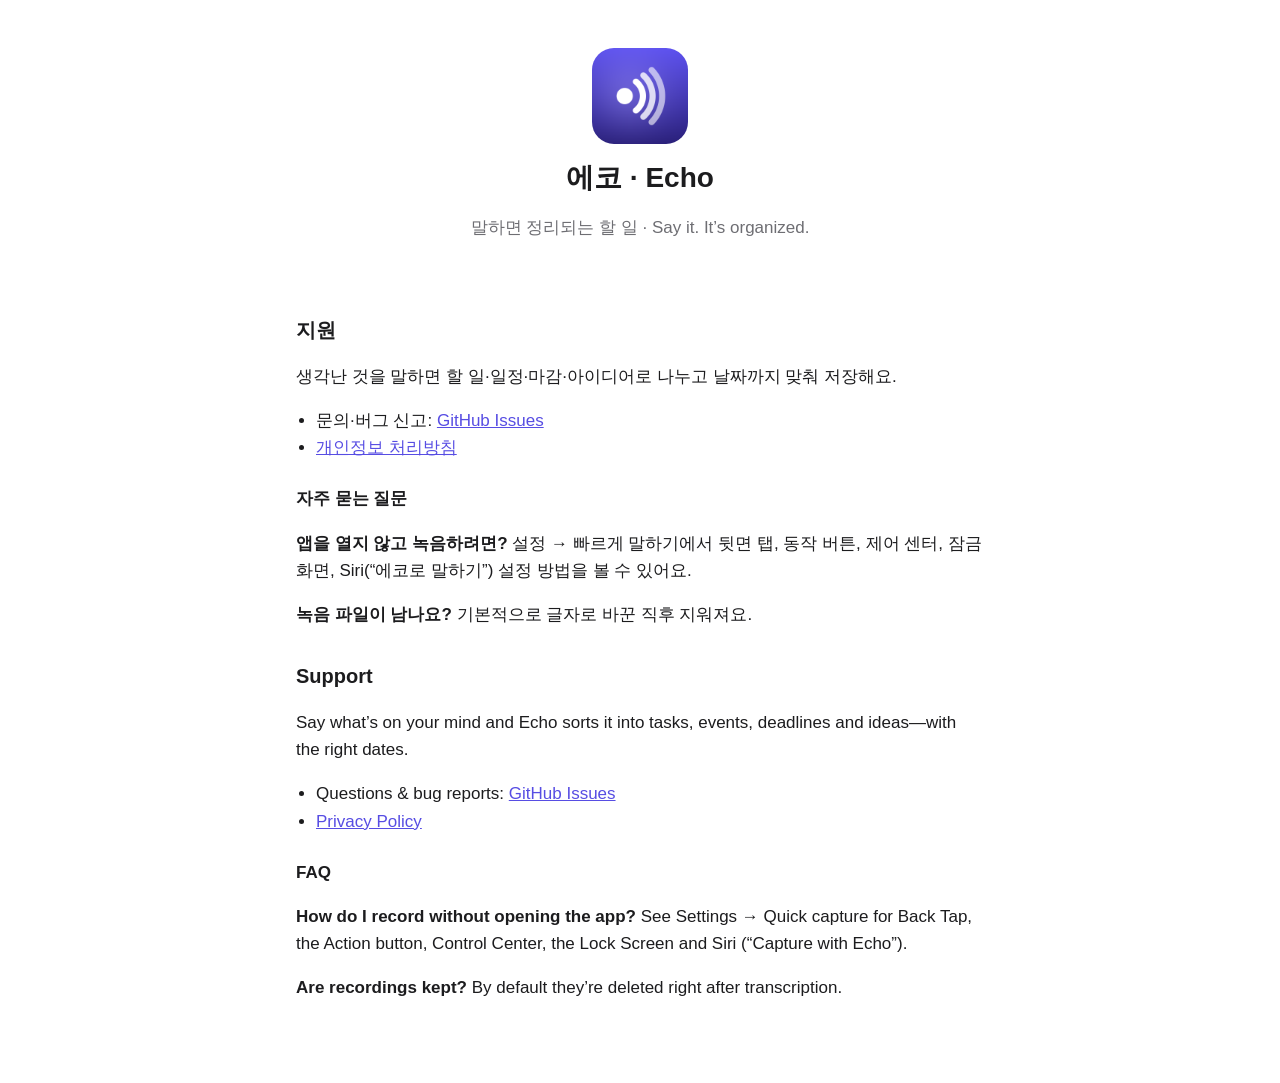
<file: index.html>
<!doctype html>
<html lang="ko">
<head>
<meta charset="utf-8">
<meta name="viewport" content="width=device-width, initial-scale=1">
<title>에코 · Echo</title>
<link rel="stylesheet" href="style.css">
</head>
<body>
<main>
  <header class="hero">
    <img src="icon.png" alt="" width="96" height="96">
    <h1>에코 · Echo</h1>
    <p>말하면 정리되는 할 일 · Say it. It’s organized.</p>
  </header>

  <section lang="ko">
    <h2>지원</h2>
    <p>생각난 것을 말하면 할 일·일정·마감·아이디어로 나누고 날짜까지 맞춰 저장해요.</p>
    <ul>
      <li>문의·버그 신고: <a href="https://github.com/hogeyoung/echo-support/issues">GitHub Issues</a></li>
      <li><a href="privacy.html#ko">개인정보 처리방침</a></li>
    </ul>
    <h3>자주 묻는 질문</h3>
    <p><strong>앱을 열지 않고 녹음하려면?</strong> 설정 → 빠르게 말하기에서 뒷면 탭, 동작 버튼, 제어 센터, 잠금 화면, Siri(“에코로 말하기”) 설정 방법을 볼 수 있어요.</p>
    <p><strong>녹음 파일이 남나요?</strong> 기본적으로 글자로 바꾼 직후 지워져요.</p>
  </section>

  <section lang="en">
    <h2>Support</h2>
    <p>Say what’s on your mind and Echo sorts it into tasks, events, deadlines and ideas—with the right dates.</p>
    <ul>
      <li>Questions & bug reports: <a href="https://github.com/hogeyoung/echo-support/issues">GitHub Issues</a></li>
      <li><a href="privacy.html#en">Privacy Policy</a></li>
    </ul>
    <h3>FAQ</h3>
    <p><strong>How do I record without opening the app?</strong> See Settings → Quick capture for Back Tap, the Action button, Control Center, the Lock Screen and Siri (“Capture with Echo”).</p>
    <p><strong>Are recordings kept?</strong> By default they’re deleted right after transcription.</p>
  </section>
</main>
</body>
</html>
</file>
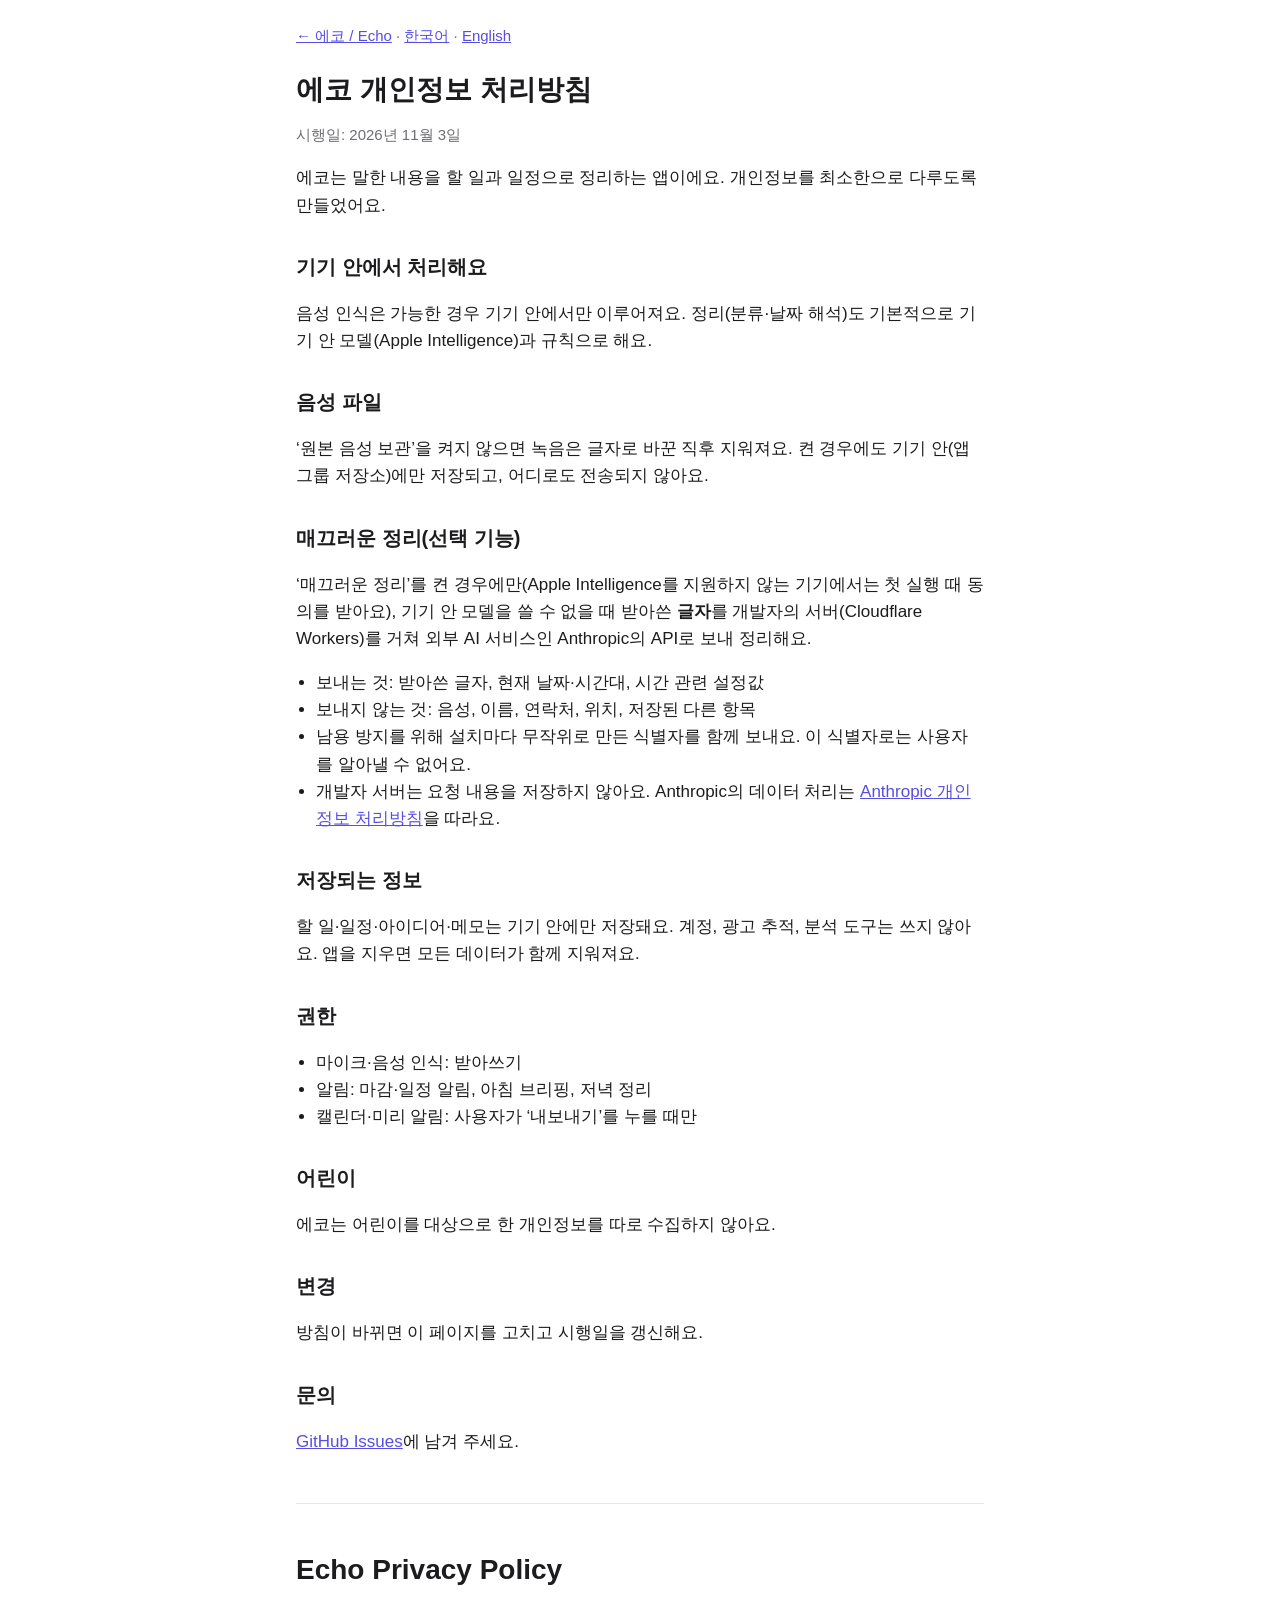
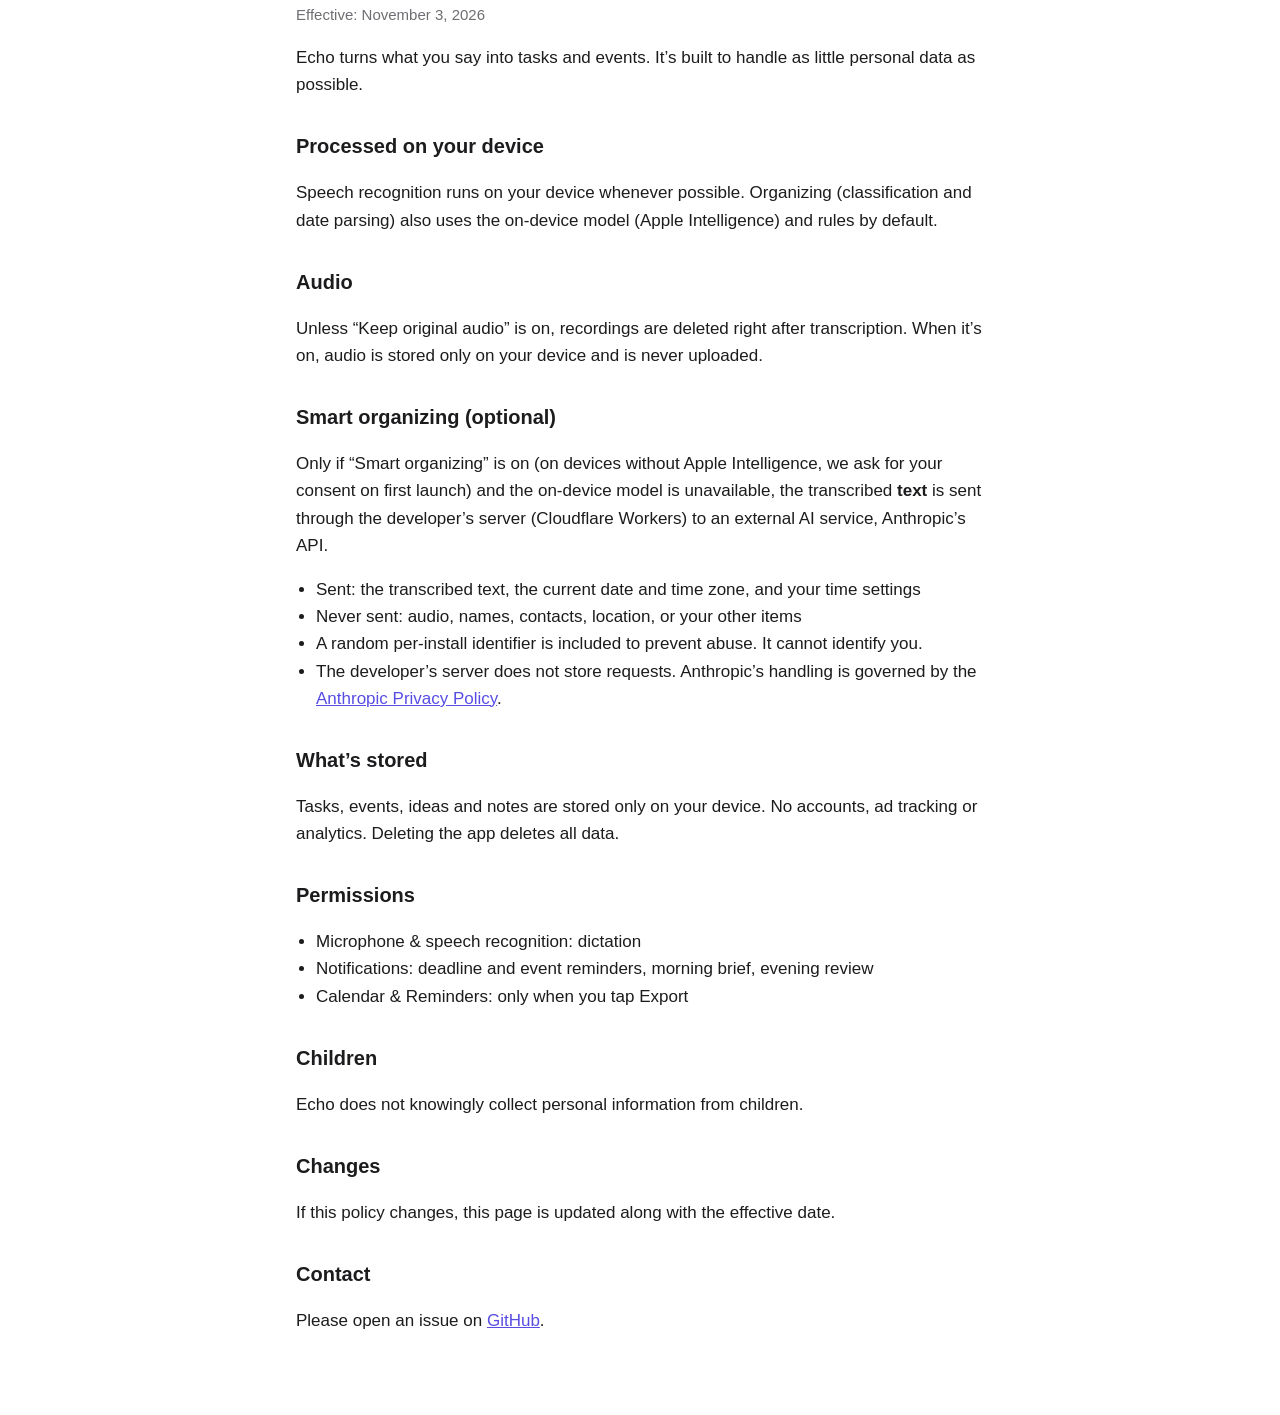
<file: privacy.html>
<!doctype html>
<html lang="ko">
<head>
<meta charset="utf-8">
<meta name="viewport" content="width=device-width, initial-scale=1">
<title>에코 개인정보 처리방침 · Echo Privacy Policy</title>
<link rel="stylesheet" href="style.css">
</head>
<body>
<main>
  <nav><a href="index.html">← 에코 / Echo</a> · <a href="#ko">한국어</a> · <a href="#en">English</a></nav>

  <article id="ko" lang="ko">
    <h1>에코 개인정보 처리방침</h1>
    <p class="meta">시행일: 2026년 11월 3일</p>
    <p>에코는 말한 내용을 할 일과 일정으로 정리하는 앱이에요. 개인정보를 최소한으로 다루도록 만들었어요.</p>

    <h2>기기 안에서 처리해요</h2>
    <p>음성 인식은 가능한 경우 기기 안에서만 이루어져요. 정리(분류·날짜 해석)도 기본적으로 기기 안 모델(Apple Intelligence)과 규칙으로 해요.</p>

    <h2>음성 파일</h2>
    <p>‘원본 음성 보관’을 켜지 않으면 녹음은 글자로 바꾼 직후 지워져요. 켠 경우에도 기기 안(앱 그룹 저장소)에만 저장되고, 어디로도 전송되지 않아요.</p>

    <h2>매끄러운 정리(선택 기능)</h2>
    <p>‘매끄러운 정리’를 켠 경우에만(Apple Intelligence를 지원하지 않는 기기에서는 첫 실행 때 동의를 받아요), 기기 안 모델을 쓸 수 없을 때 받아쓴 <strong>글자</strong>를 개발자의 서버(Cloudflare Workers)를 거쳐 외부 AI 서비스인 Anthropic의 API로 보내 정리해요.</p>
    <ul>
      <li>보내는 것: 받아쓴 글자, 현재 날짜·시간대, 시간 관련 설정값</li>
      <li>보내지 않는 것: 음성, 이름, 연락처, 위치, 저장된 다른 항목</li>
      <li>남용 방지를 위해 설치마다 무작위로 만든 식별자를 함께 보내요. 이 식별자로는 사용자를 알아낼 수 없어요.</li>
      <li>개발자 서버는 요청 내용을 저장하지 않아요. Anthropic의 데이터 처리는 <a href="https://www.anthropic.com/legal/privacy">Anthropic 개인정보 처리방침</a>을 따라요.</li>
    </ul>

    <h2>저장되는 정보</h2>
    <p>할 일·일정·아이디어·메모는 기기 안에만 저장돼요. 계정, 광고 추적, 분석 도구는 쓰지 않아요. 앱을 지우면 모든 데이터가 함께 지워져요.</p>

    <h2>권한</h2>
    <ul>
      <li>마이크·음성 인식: 받아쓰기</li>
      <li>알림: 마감·일정 알림, 아침 브리핑, 저녁 정리</li>
      <li>캘린더·미리 알림: 사용자가 ‘내보내기’를 누를 때만</li>
    </ul>

    <h2>어린이</h2>
    <p>에코는 어린이를 대상으로 한 개인정보를 따로 수집하지 않아요.</p>

    <h2>변경</h2>
    <p>방침이 바뀌면 이 페이지를 고치고 시행일을 갱신해요.</p>

    <h2>문의</h2>
    <p><a href="https://github.com/hogeyoung/echo-support/issues">GitHub Issues</a>에 남겨 주세요.</p>
  </article>

  <hr>

  <article id="en" lang="en">
    <h1>Echo Privacy Policy</h1>
    <p class="meta">Effective: November 3, 2026</p>
    <p>Echo turns what you say into tasks and events. It’s built to handle as little personal data as possible.</p>

    <h2>Processed on your device</h2>
    <p>Speech recognition runs on your device whenever possible. Organizing (classification and date parsing) also uses the on-device model (Apple Intelligence) and rules by default.</p>

    <h2>Audio</h2>
    <p>Unless “Keep original audio” is on, recordings are deleted right after transcription. When it’s on, audio is stored only on your device and is never uploaded.</p>

    <h2>Smart organizing (optional)</h2>
    <p>Only if “Smart organizing” is on (on devices without Apple Intelligence, we ask for your consent on first launch) and the on-device model is unavailable, the transcribed <strong>text</strong> is sent through the developer’s server (Cloudflare Workers) to an external AI service, Anthropic’s API.</p>
    <ul>
      <li>Sent: the transcribed text, the current date and time zone, and your time settings</li>
      <li>Never sent: audio, names, contacts, location, or your other items</li>
      <li>A random per-install identifier is included to prevent abuse. It cannot identify you.</li>
      <li>The developer’s server does not store requests. Anthropic’s handling is governed by the <a href="https://www.anthropic.com/legal/privacy">Anthropic Privacy Policy</a>.</li>
    </ul>

    <h2>What’s stored</h2>
    <p>Tasks, events, ideas and notes are stored only on your device. No accounts, ad tracking or analytics. Deleting the app deletes all data.</p>

    <h2>Permissions</h2>
    <ul>
      <li>Microphone & speech recognition: dictation</li>
      <li>Notifications: deadline and event reminders, morning brief, evening review</li>
      <li>Calendar & Reminders: only when you tap Export</li>
    </ul>

    <h2>Children</h2>
    <p>Echo does not knowingly collect personal information from children.</p>

    <h2>Changes</h2>
    <p>If this policy changes, this page is updated along with the effective date.</p>

    <h2>Contact</h2>
    <p>Please open an issue on <a href="https://github.com/hogeyoung/echo-support/issues">GitHub</a>.</p>
  </article>
</main>
</body>
</html>
</file>
<file: style.css>
:root {
  --bg: #ffffff;
  --fg: #1c1c1e;
  --muted: #6e6e73;
  --accent: #574de3;
  --line: #e5e5ea;
  color-scheme: light dark;
}
@media (prefers-color-scheme: dark) {
  :root { --bg: #000000; --fg: #f2f2f7; --muted: #a1a1a6; --accent: #8d84ff; --line: #2c2c2e; }
}
* { box-sizing: border-box; }
body {
  margin: 0;
  background: var(--bg);
  color: var(--fg);
  font: 17px/1.6 -apple-system, BlinkMacSystemFont, "Apple SD Gothic Neo", "Noto Sans KR", "Segoe UI", sans-serif;
}
main { max-width: 720px; margin: 0 auto; padding: 24px 16px 64px; }
a { color: var(--accent); }
nav { font-size: 15px; color: var(--muted); margin-bottom: 24px; }
h1 { font-size: 28px; line-height: 1.3; margin: 8px 0; }
h2 { font-size: 20px; margin-top: 32px; }
h3 { font-size: 17px; margin-top: 24px; }
.meta { color: var(--muted); font-size: 15px; }
hr { border: 0; border-top: 1px solid var(--line); margin: 48px 0; }
.hero { text-align: center; padding: 24px 0; }
.hero img { border-radius: 22px; }
.hero p { color: var(--muted); }
ul { padding-left: 20px; }
</file>
